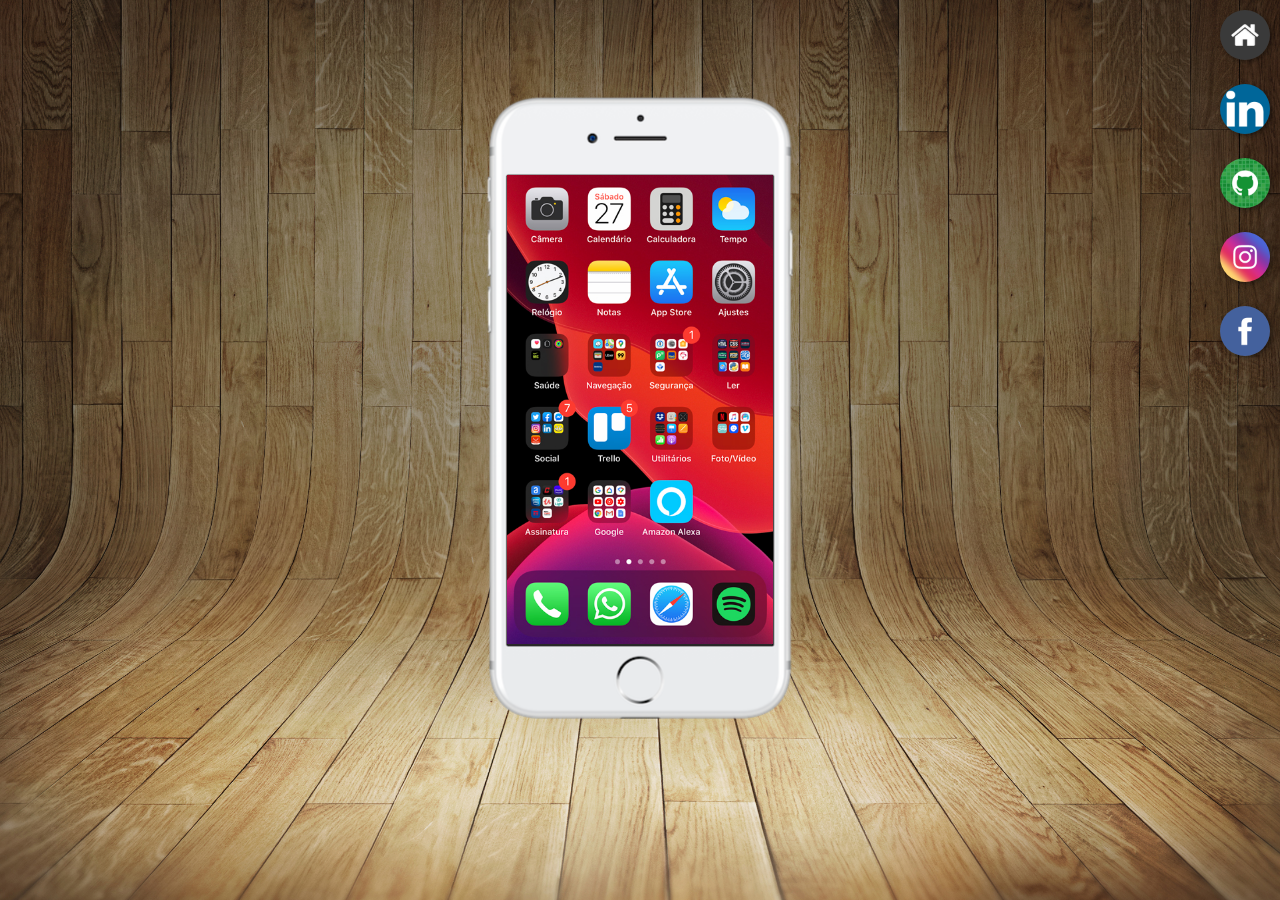
<file: index.html>
<!DOCTYPE html>
<html lang="pt-br">
<head>
    <meta charset="UTF-8">
    <meta http-equiv="X-UA-Compatible" content="IE=edge">
    <meta name="viewport" content="width=device-width, initial-scale=1.0">
    <link rel="shortcut icon" href="favicon.ico" type="image/x-icon">
    <link rel="stylesheet" href="estilos/style.css">
    <title>Projeto Redes Sociais</title>
</head>
<body>
    <div id="img">
        <img src="imagens/frame-iphone.png" alt="Celular Tela">
    </div>
    <div id="iframe">
        <iframe name="frame" src="pages/home.html" frameborder="0">
        </iframe>
    </div>

    <div class="redes">
        <a href="pages/home.html" target="frame"><img src="imagens/logo-home.jpg" alt="Home Botão"></a><br>
        <a href="pages/linkedin.html" target="frame"><img src="imagens/logo-linkedin.png" alt="LinkedIn"></a><br>
        <a href="pages/github.html" target="frame"><img src="imagens/logo-github.jpg" alt="GitHub Botão"></a><br>
        <a href="pages/instagram.html" target="frame"><img src="imagens/logo-instagram.jpg" alt="Instagram Botão"></a><br>
        <a href="pages/facebook.html" target="frame"><img src="imagens/logo-facebook.jpg" alt="Facebook Botão"></a><br>
    </div>
</body>
</html>
</file>
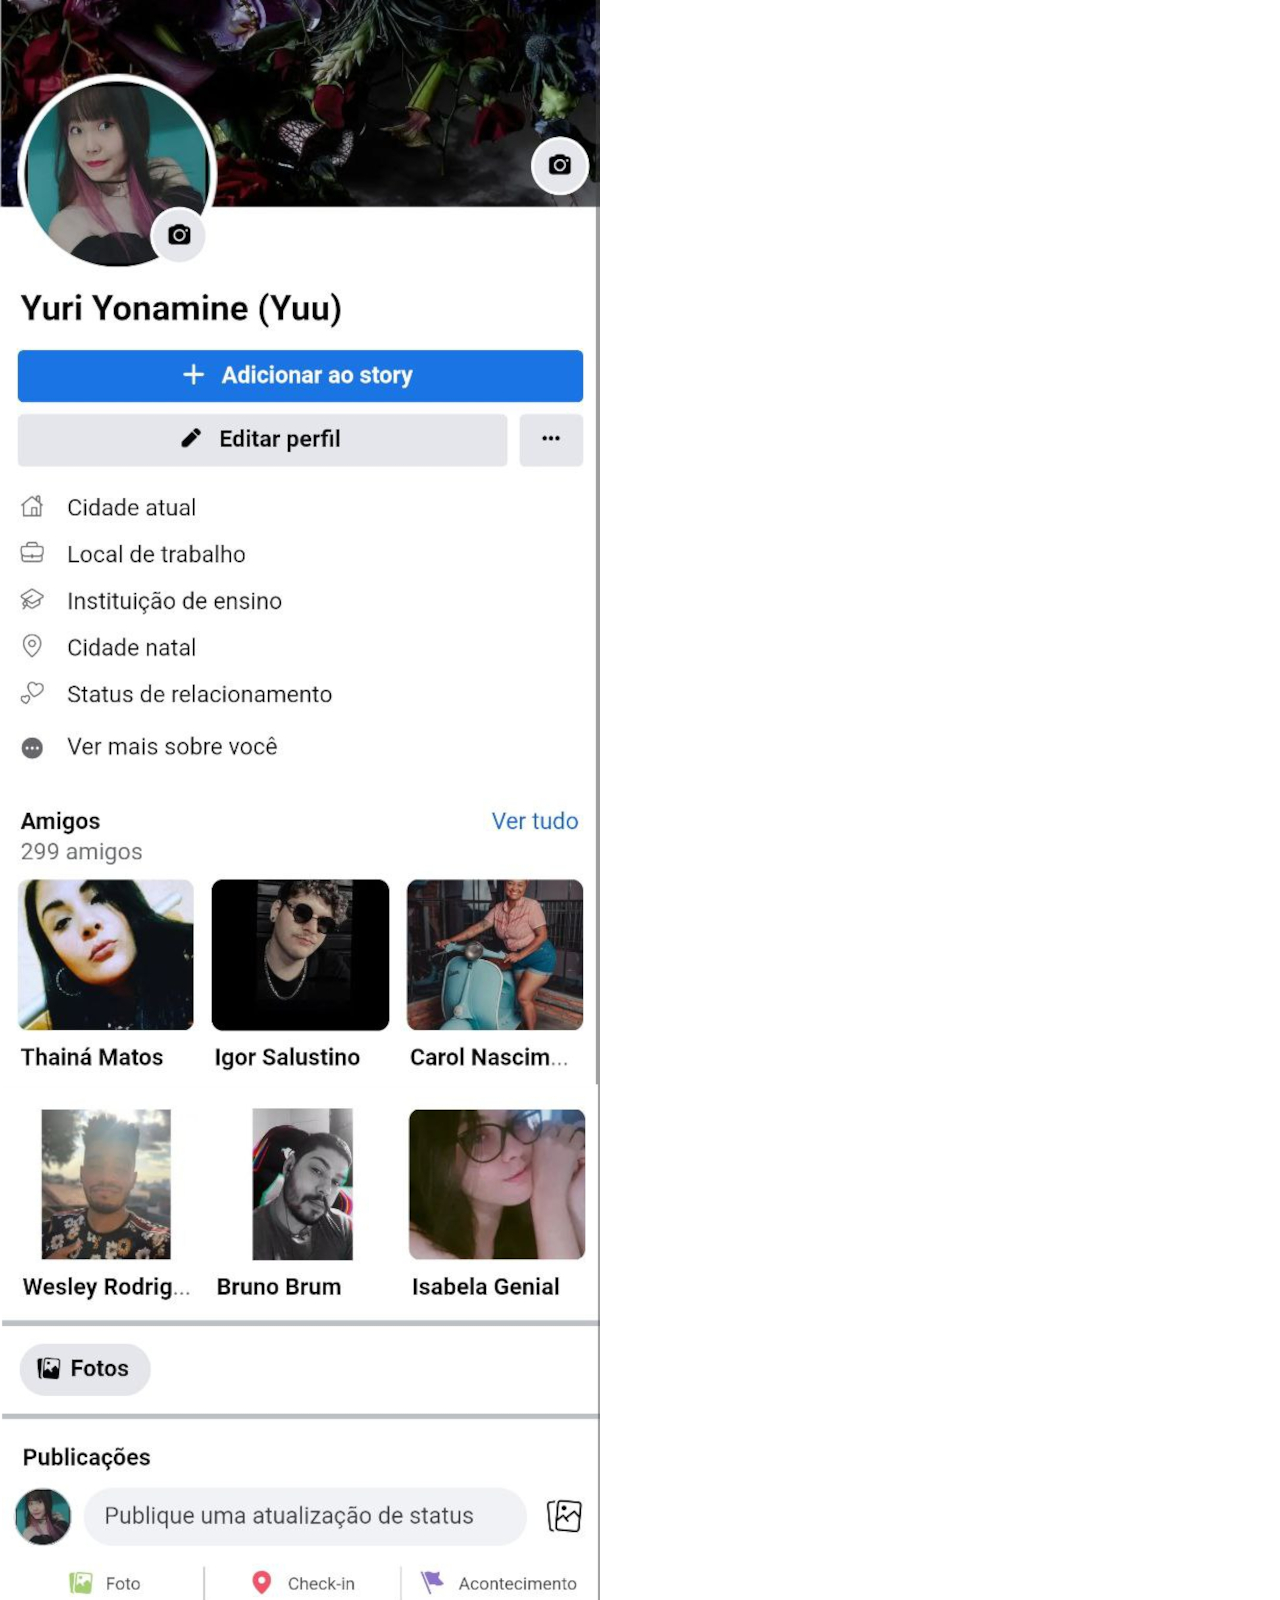
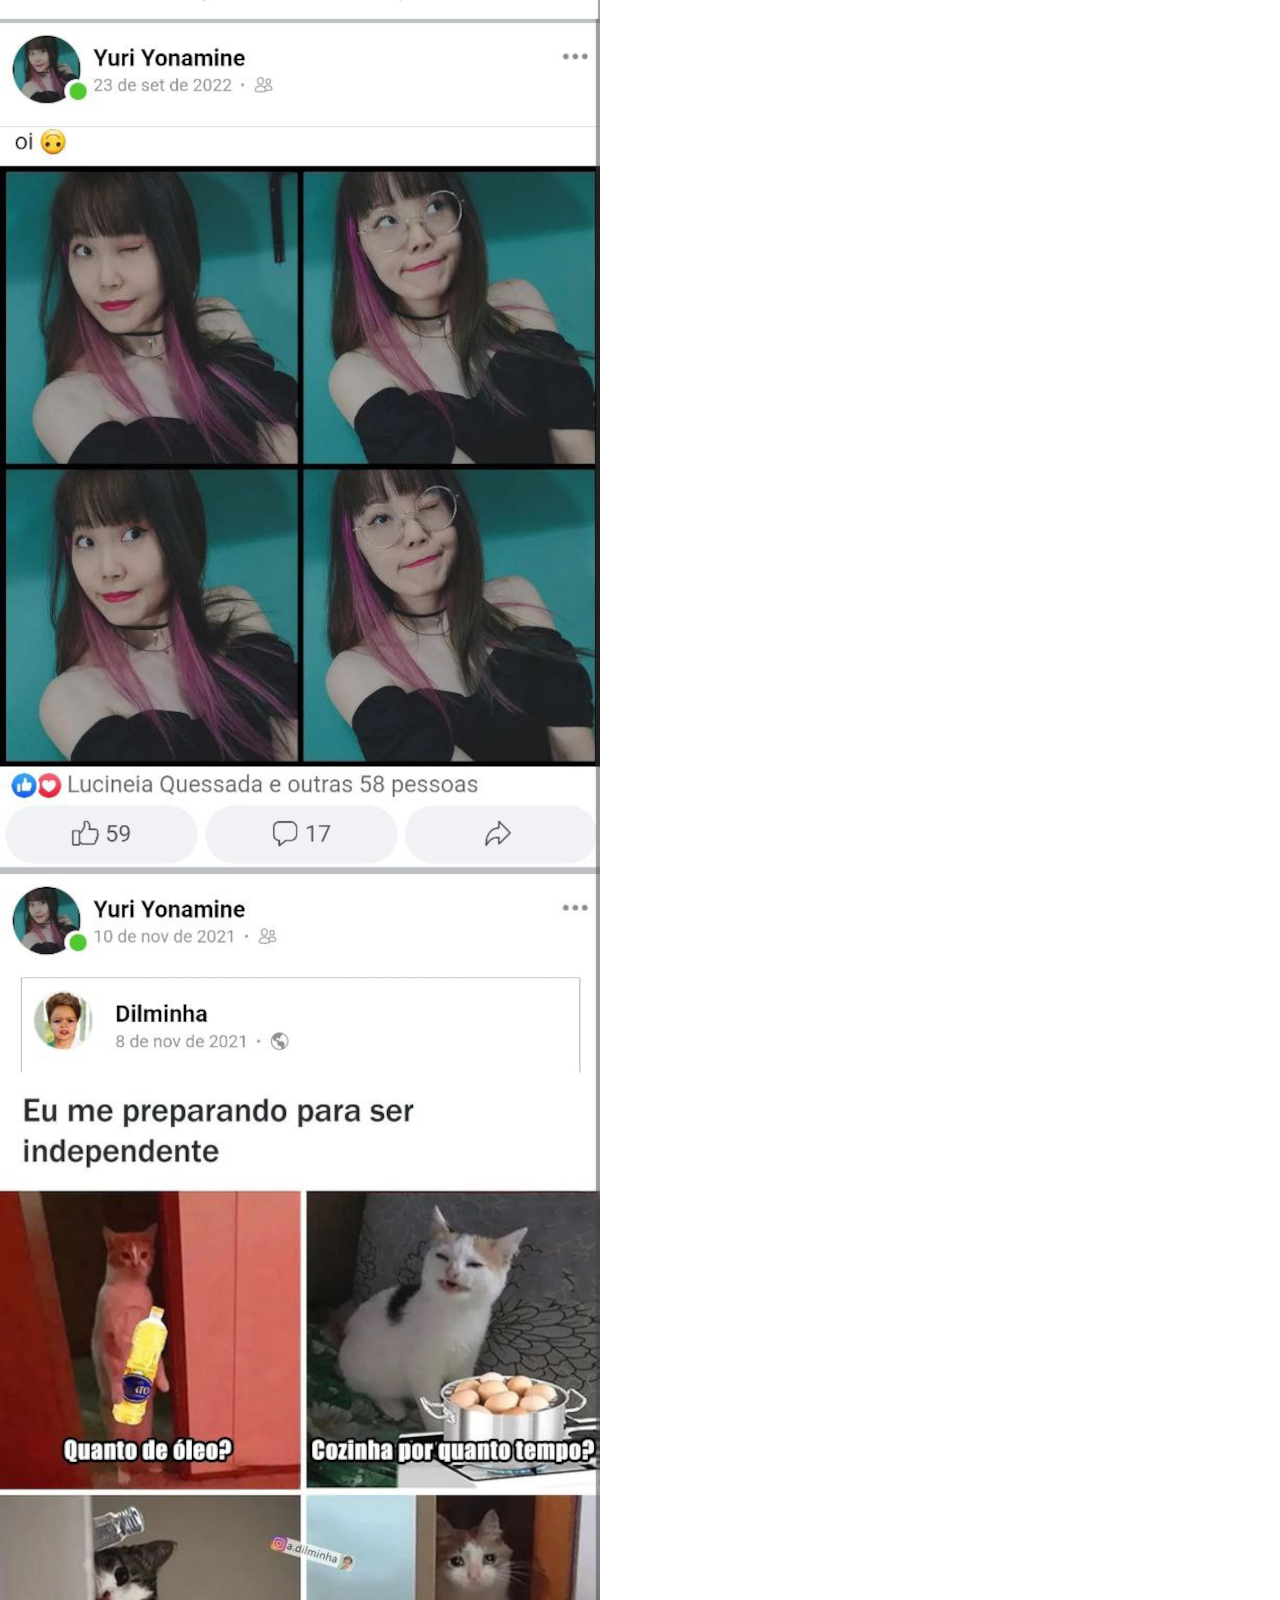
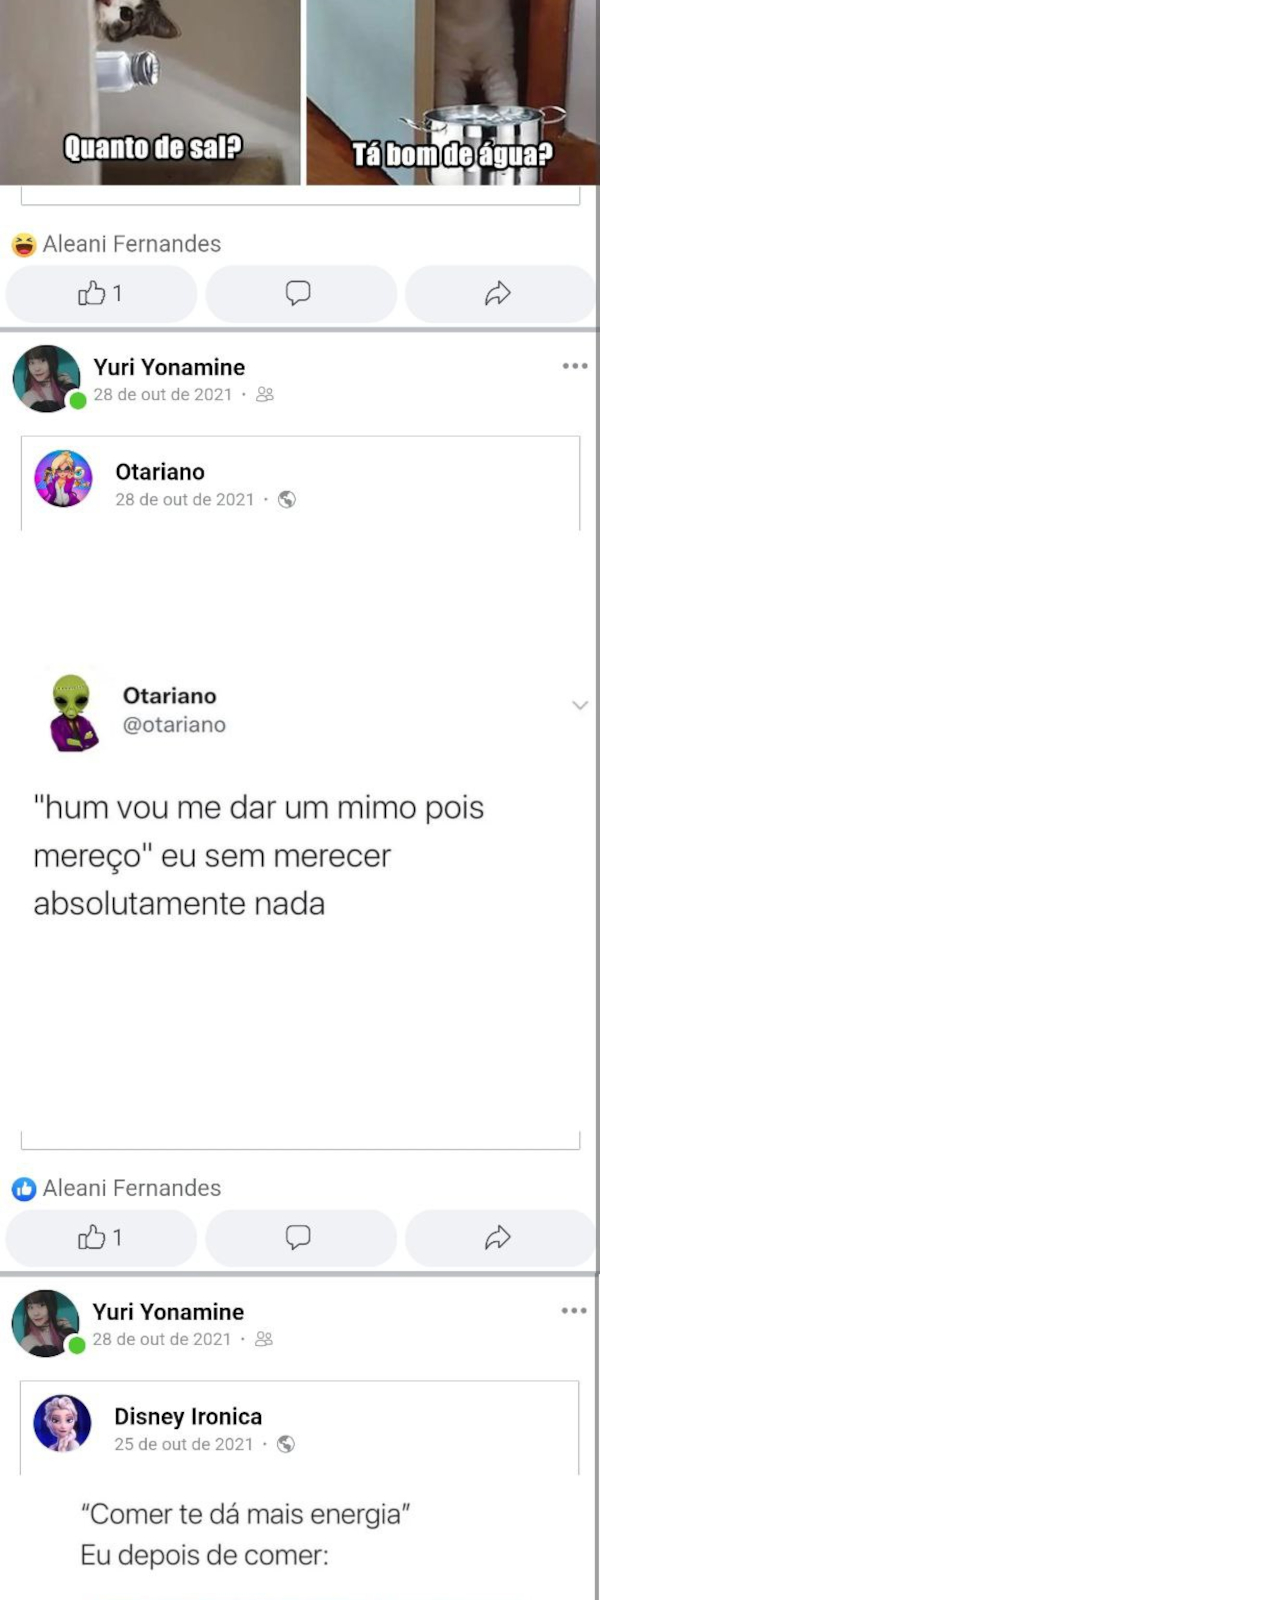
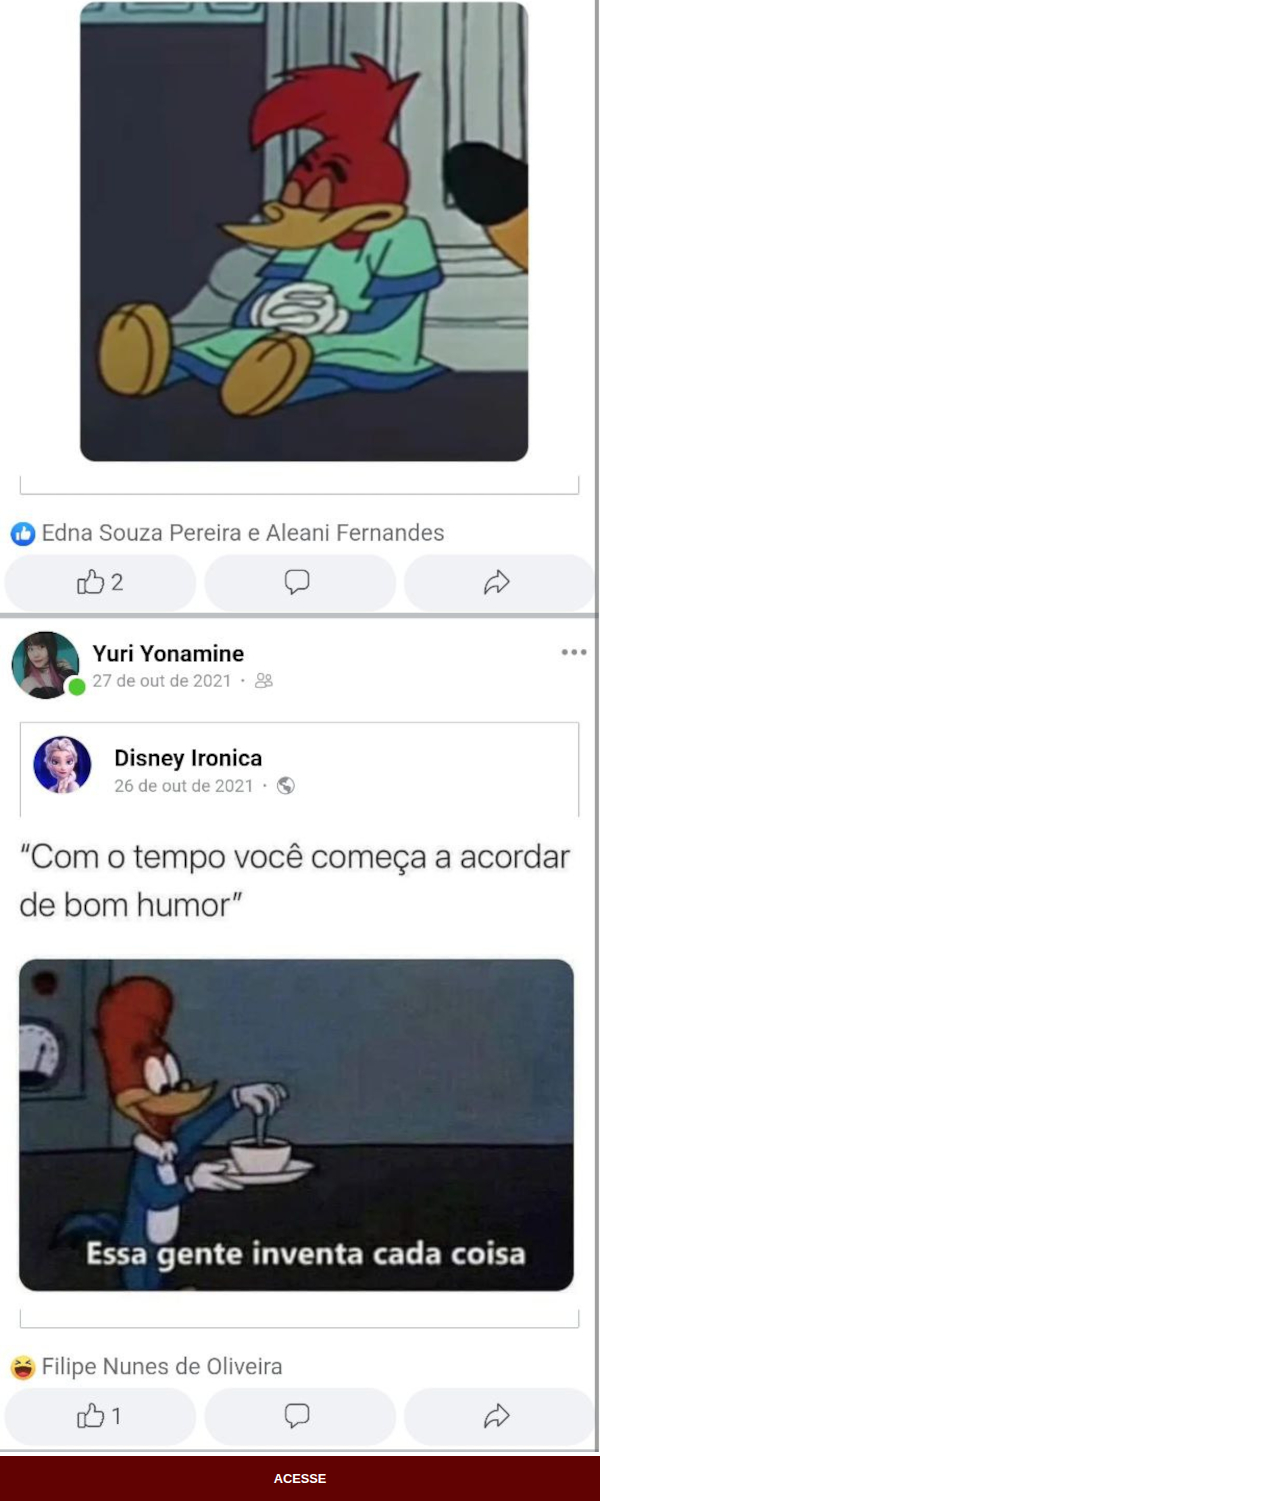
<file: pages/facebook.html>
<!DOCTYPE html>
<html lang="pt-BR">
<head>
    <meta charset="UTF-8">
    <meta http-equiv="X-UA-Compatible" content="IE=edge">
    <meta name="viewport" content="width=device-width, initial-scale=1.0">
    <link rel="stylesheet" href="../estilos/style_home.css">
    <link rel="shortcut icon" href="../favicon.ico" type="image/x-icon">
    <title>Facebook</title>
</head>
<body>
    <img src="../imagens/tela-facebook.jpg" alt="Tela Facebook">
    <footer>
        <a href="https://web.facebook.com/yuu.minew" target="_blank">ACESSE</a>
    </footer>
</body>
</html>
</file>
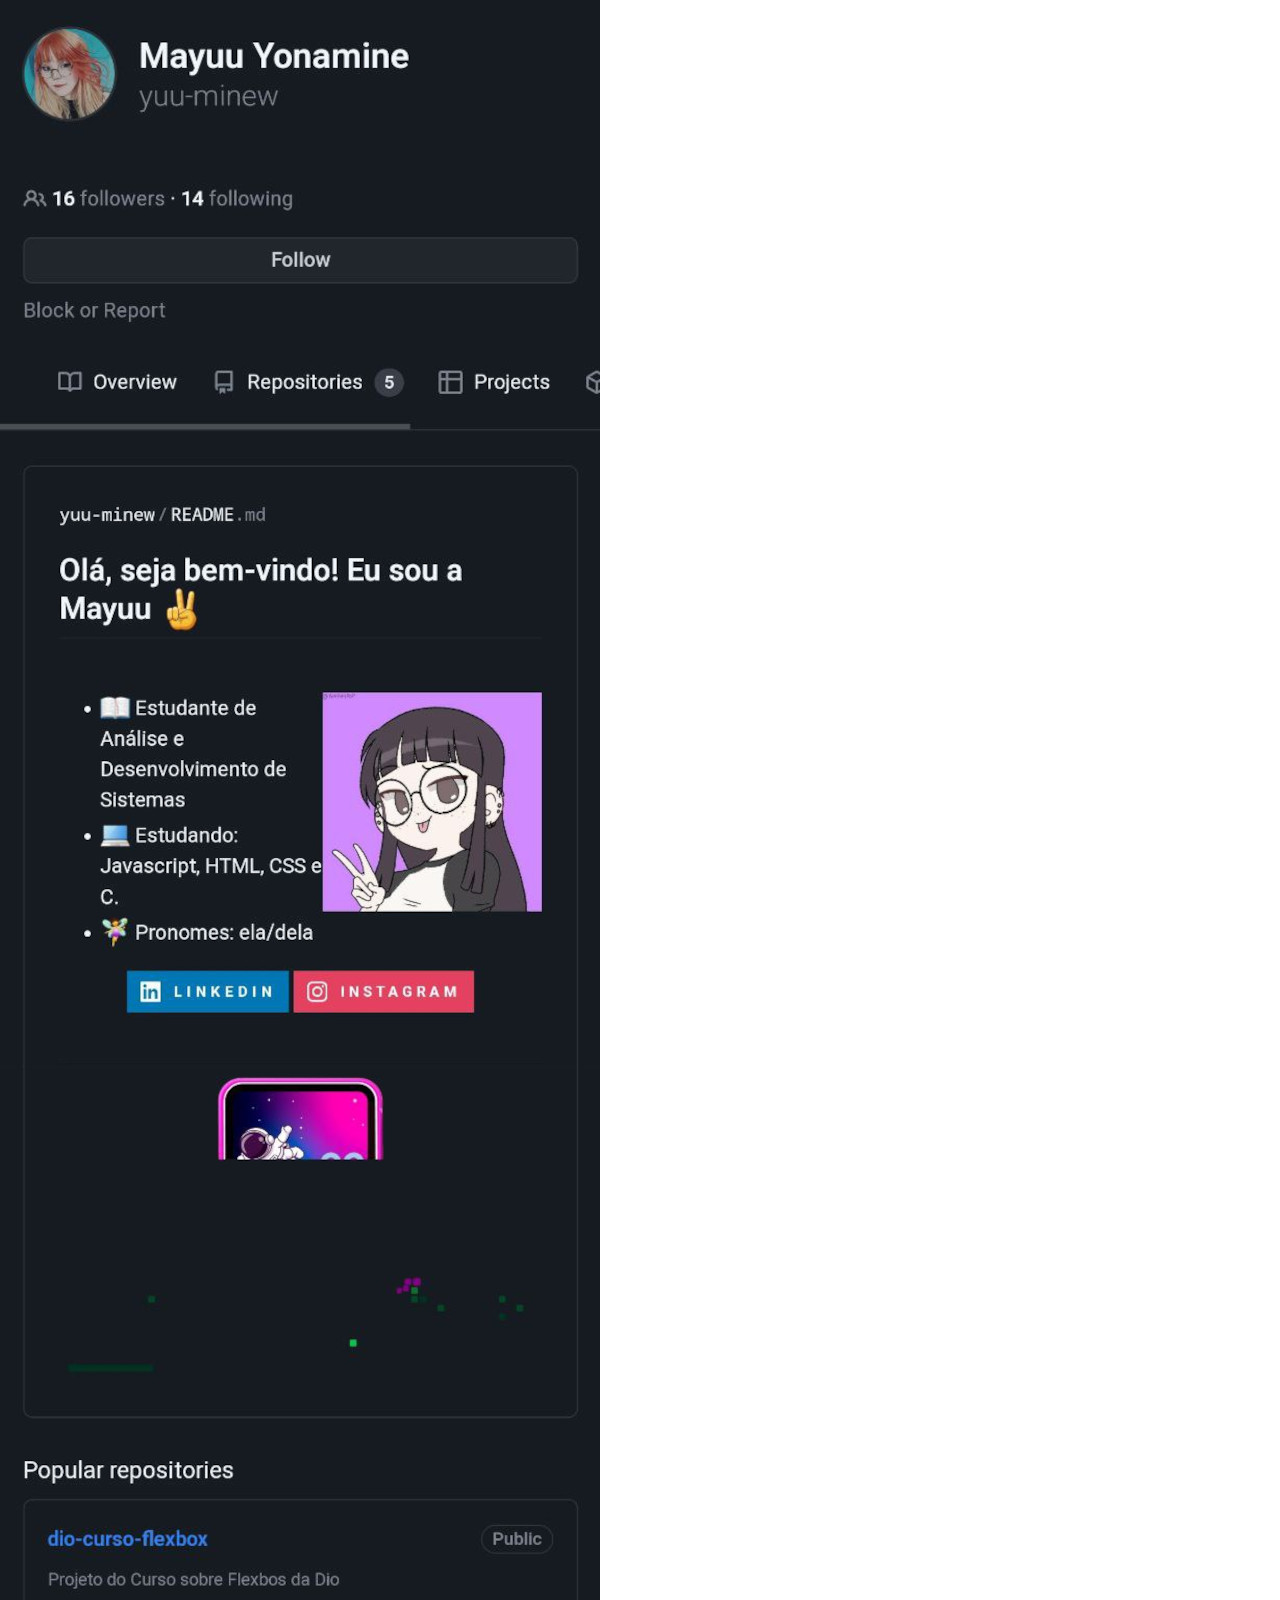
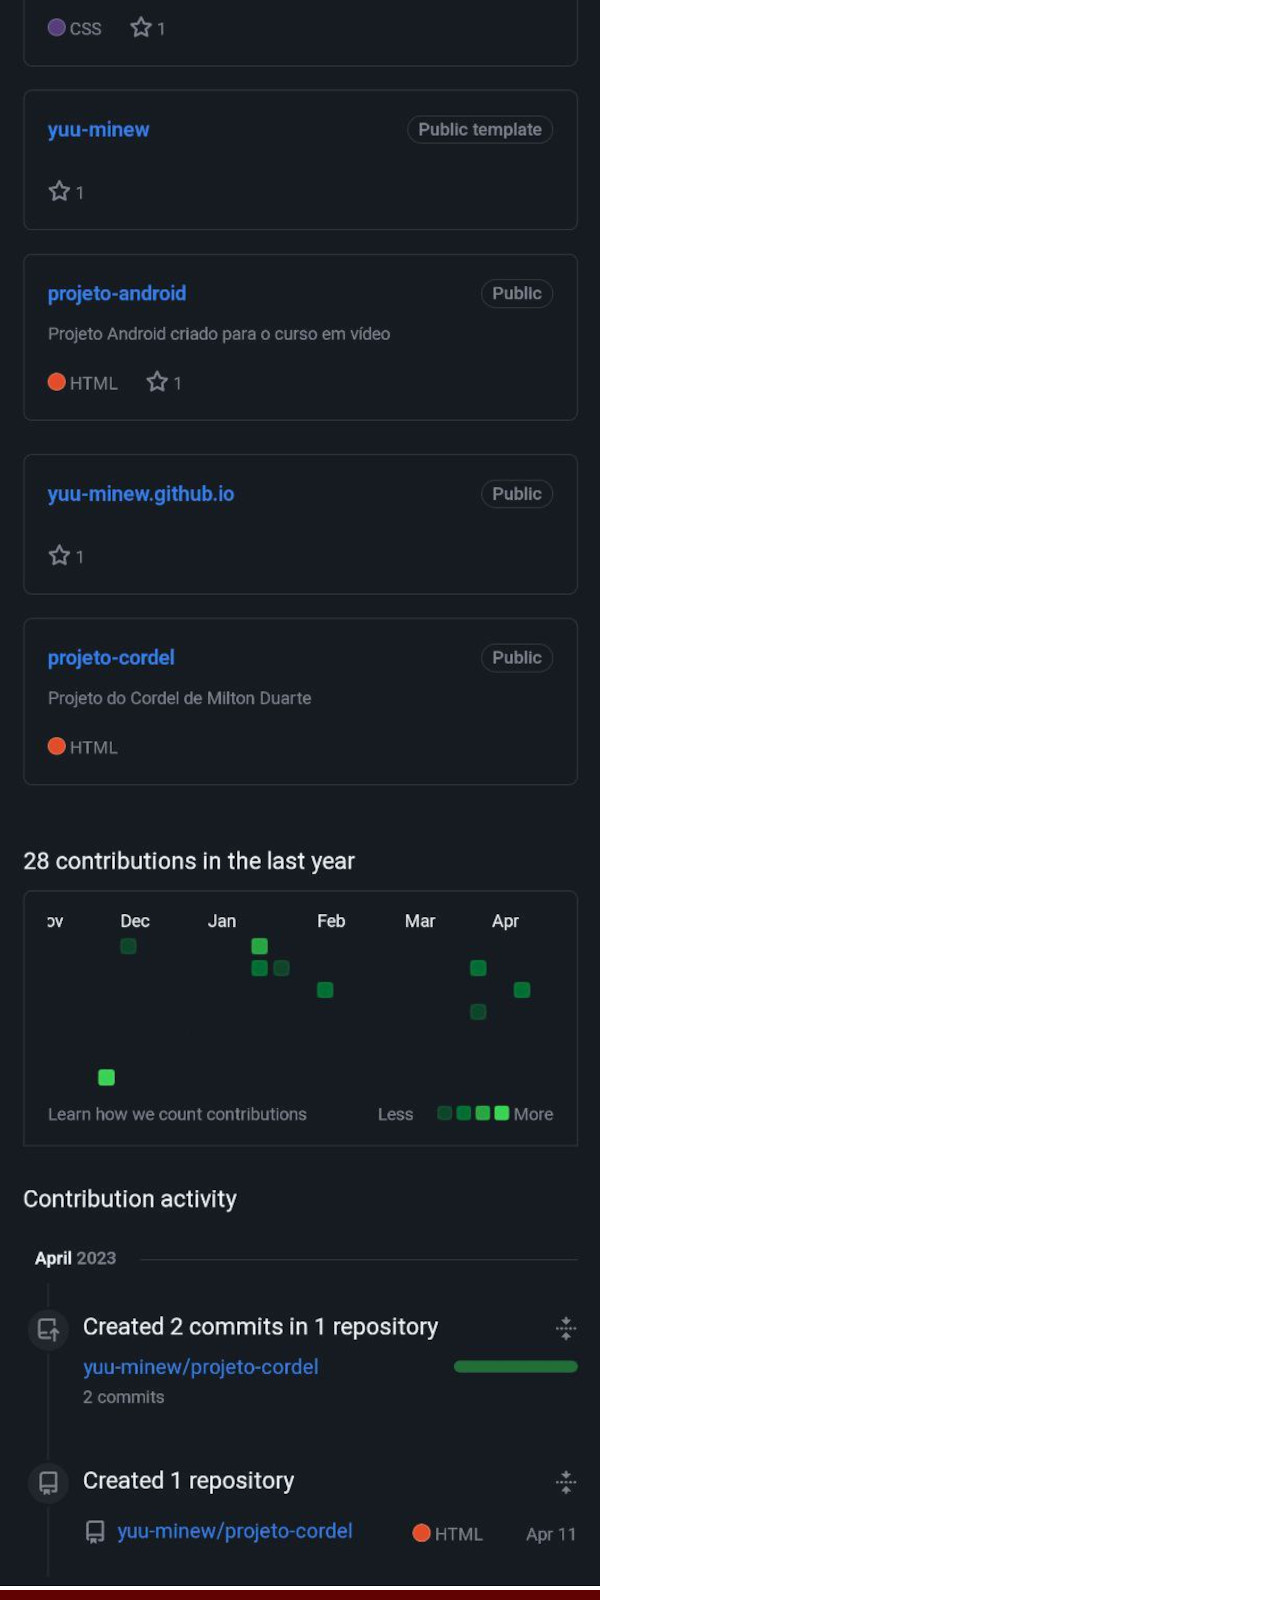
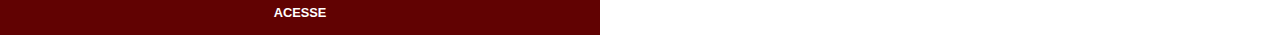
<file: pages/github.html>
<!DOCTYPE html>
<html lang="pt-br">
<head>
    <meta charset="UTF-8">
    <meta http-equiv="X-UA-Compatible" content="IE=edge">
    <meta name="viewport" content="width=device-width, initial-scale=1.0">
    <link rel="shortcut icon" href="../favicon.ico" type="image/x-icon">
    <link rel="stylesheet" href="../estilos/style_home.css">
    <title>Git Hub</title>
</head>
<body>
    <img src="../imagens/tela-github.jpg" alt="Tela Git Hub">
    <footer>
        <a href="https://github.com/yuu-minew" target="_blank">ACESSE</a>
    </footer>
</body>
</html>
</file>
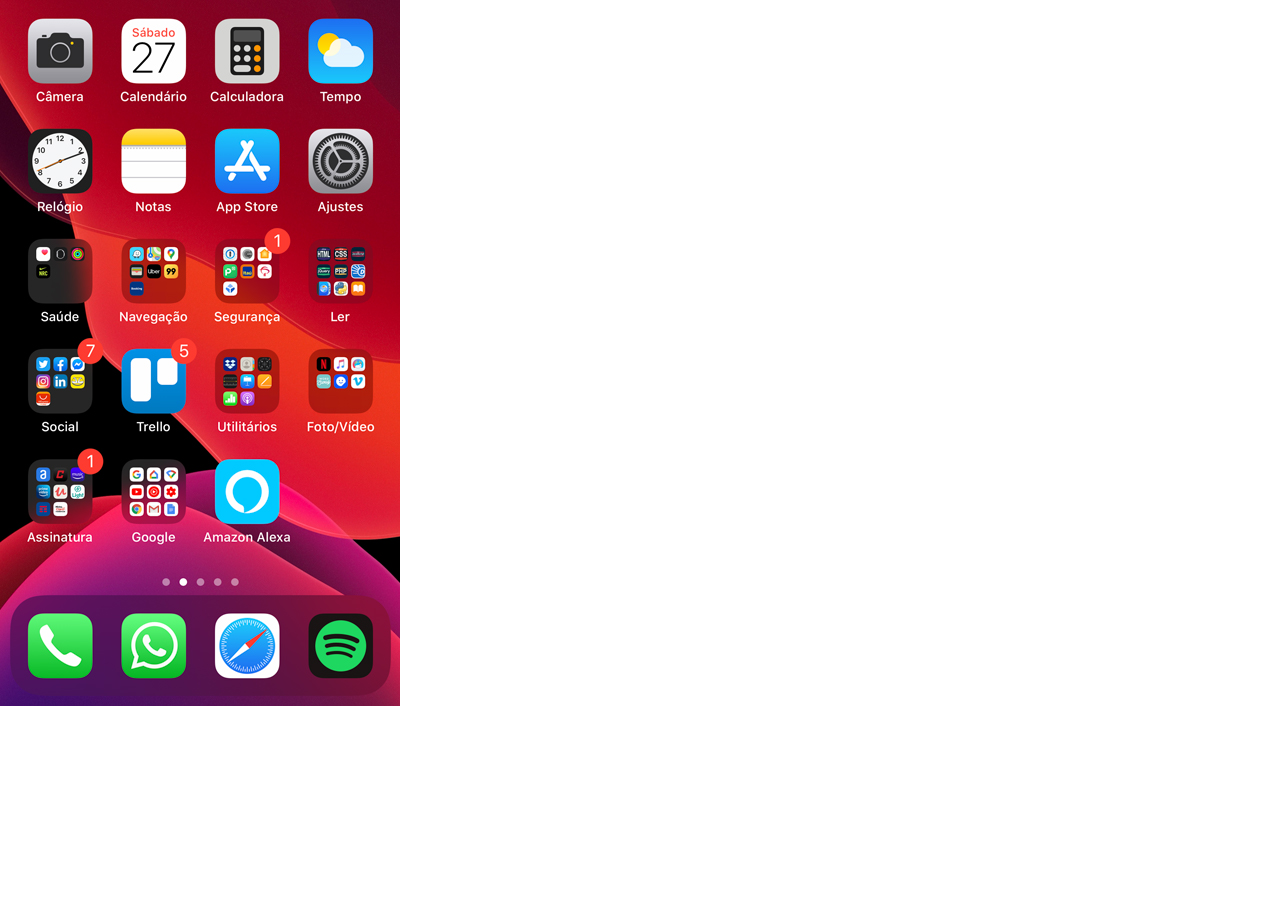
<file: pages/home.html>
<!DOCTYPE html>
<html lang="pt-br">
<head>
    <meta charset="UTF-8">
    <meta http-equiv="X-UA-Compatible" content="IE=edge">
    <meta name="viewport" content="width=device-width, initial-scale=1.0">
    <link rel="shortcut icon" href="../favicon.ico" type="image/x-icon">
    <link rel="stylesheet" href="../estilos/style_home.css">
    <title>Home</title>
</head>
<body>
    <img src="../imagens/tela-home.jpg" alt="Tela Home">
</body>
</html>
</file>
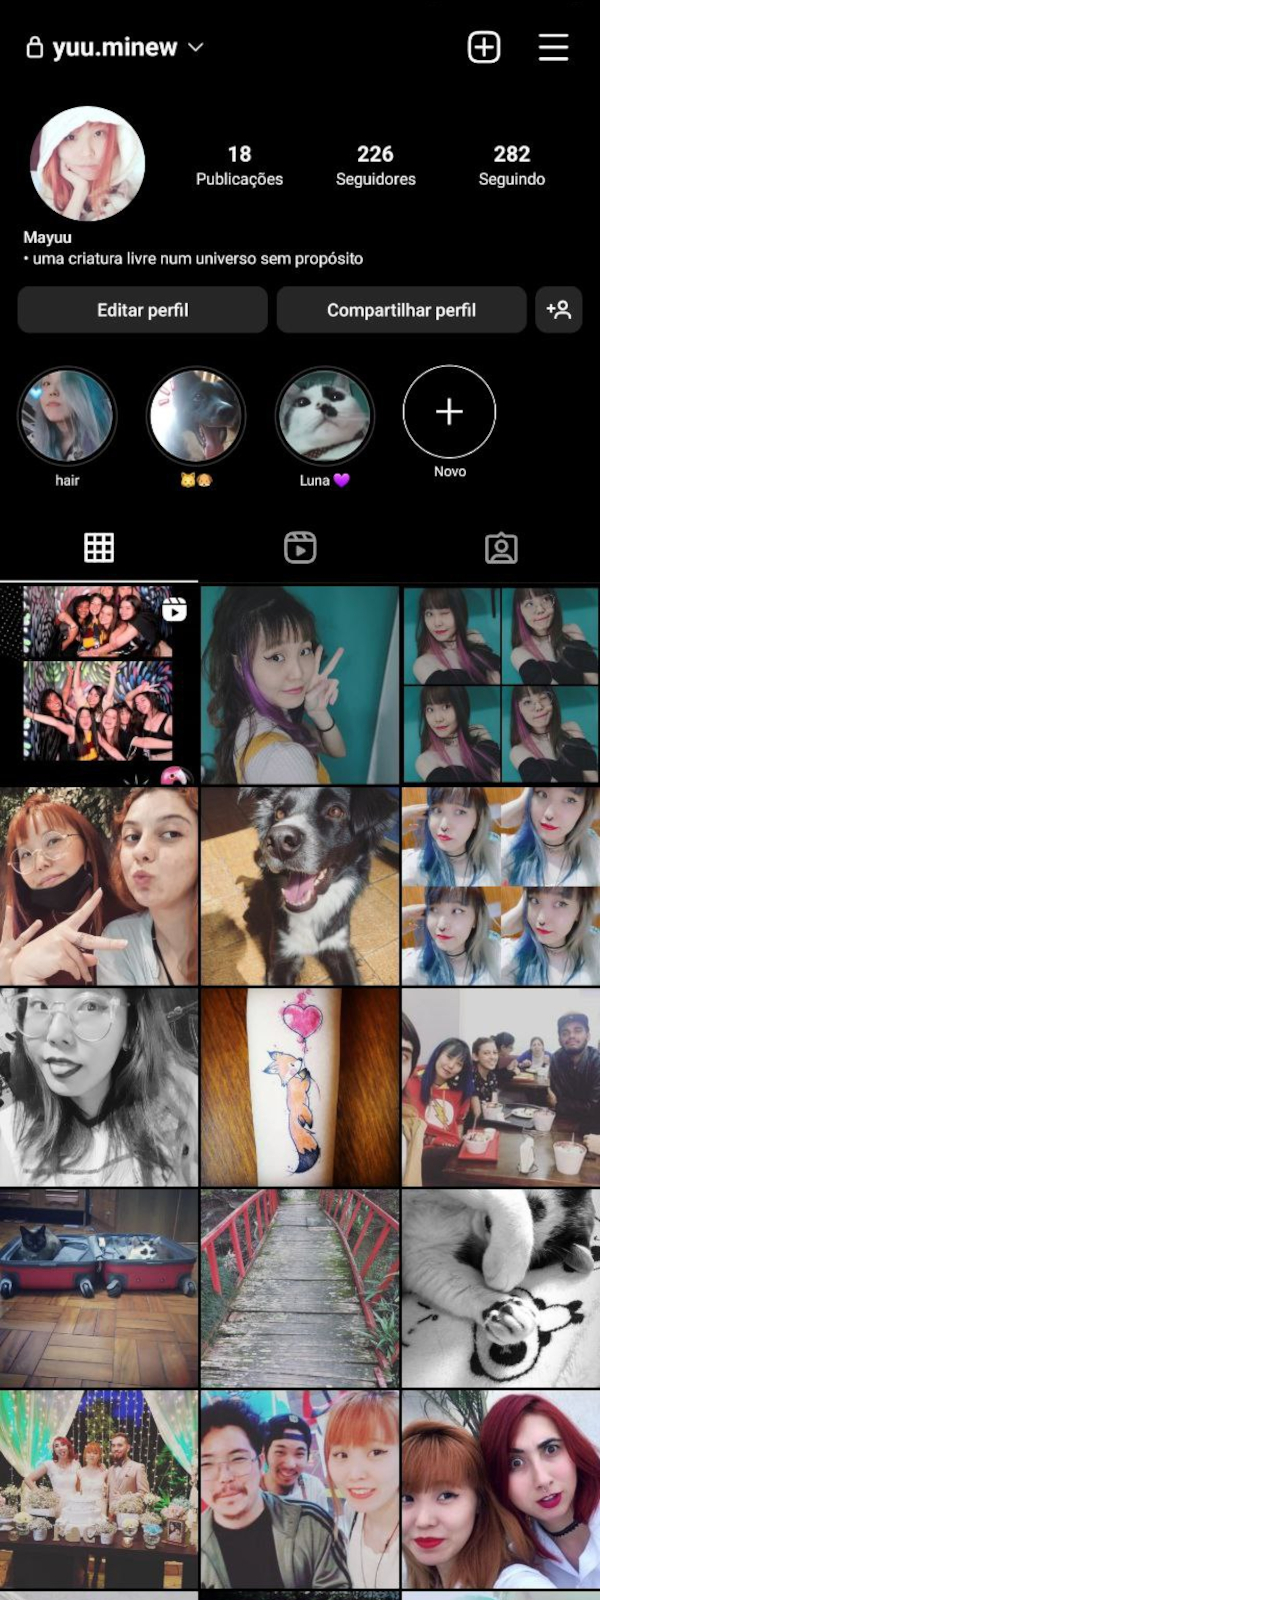
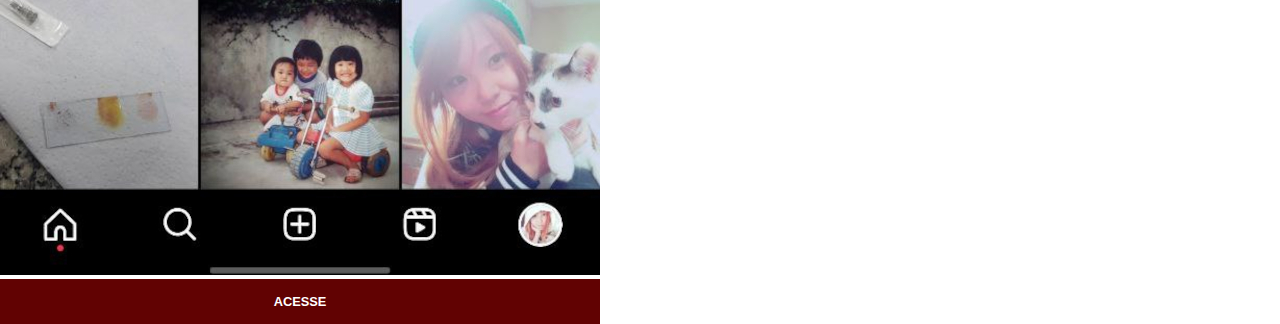
<file: pages/instagram.html>
<!DOCTYPE html>
<html lang="pt-BR">
<head>
    <meta charset="UTF-8">
    <meta http-equiv="X-UA-Compatible" content="IE=edge">
    <meta name="viewport" content="width=device-width, initial-scale=1.0">
    <link rel="shortcut icon" href="../favicon.ico" type="image/x-icon">
    <link rel="stylesheet" href="../estilos/style_home.css">
    <title>Instagram</title>
</head>
<body>
    <img src="../imagens/tela-instagram.jpg" alt="Tela Instagram">
    <footer>
        <a href="https://www.instagram.com/yuu.minew/" target="_blank">ACESSE</a>
    </footer>
</body>
</html>
</file>
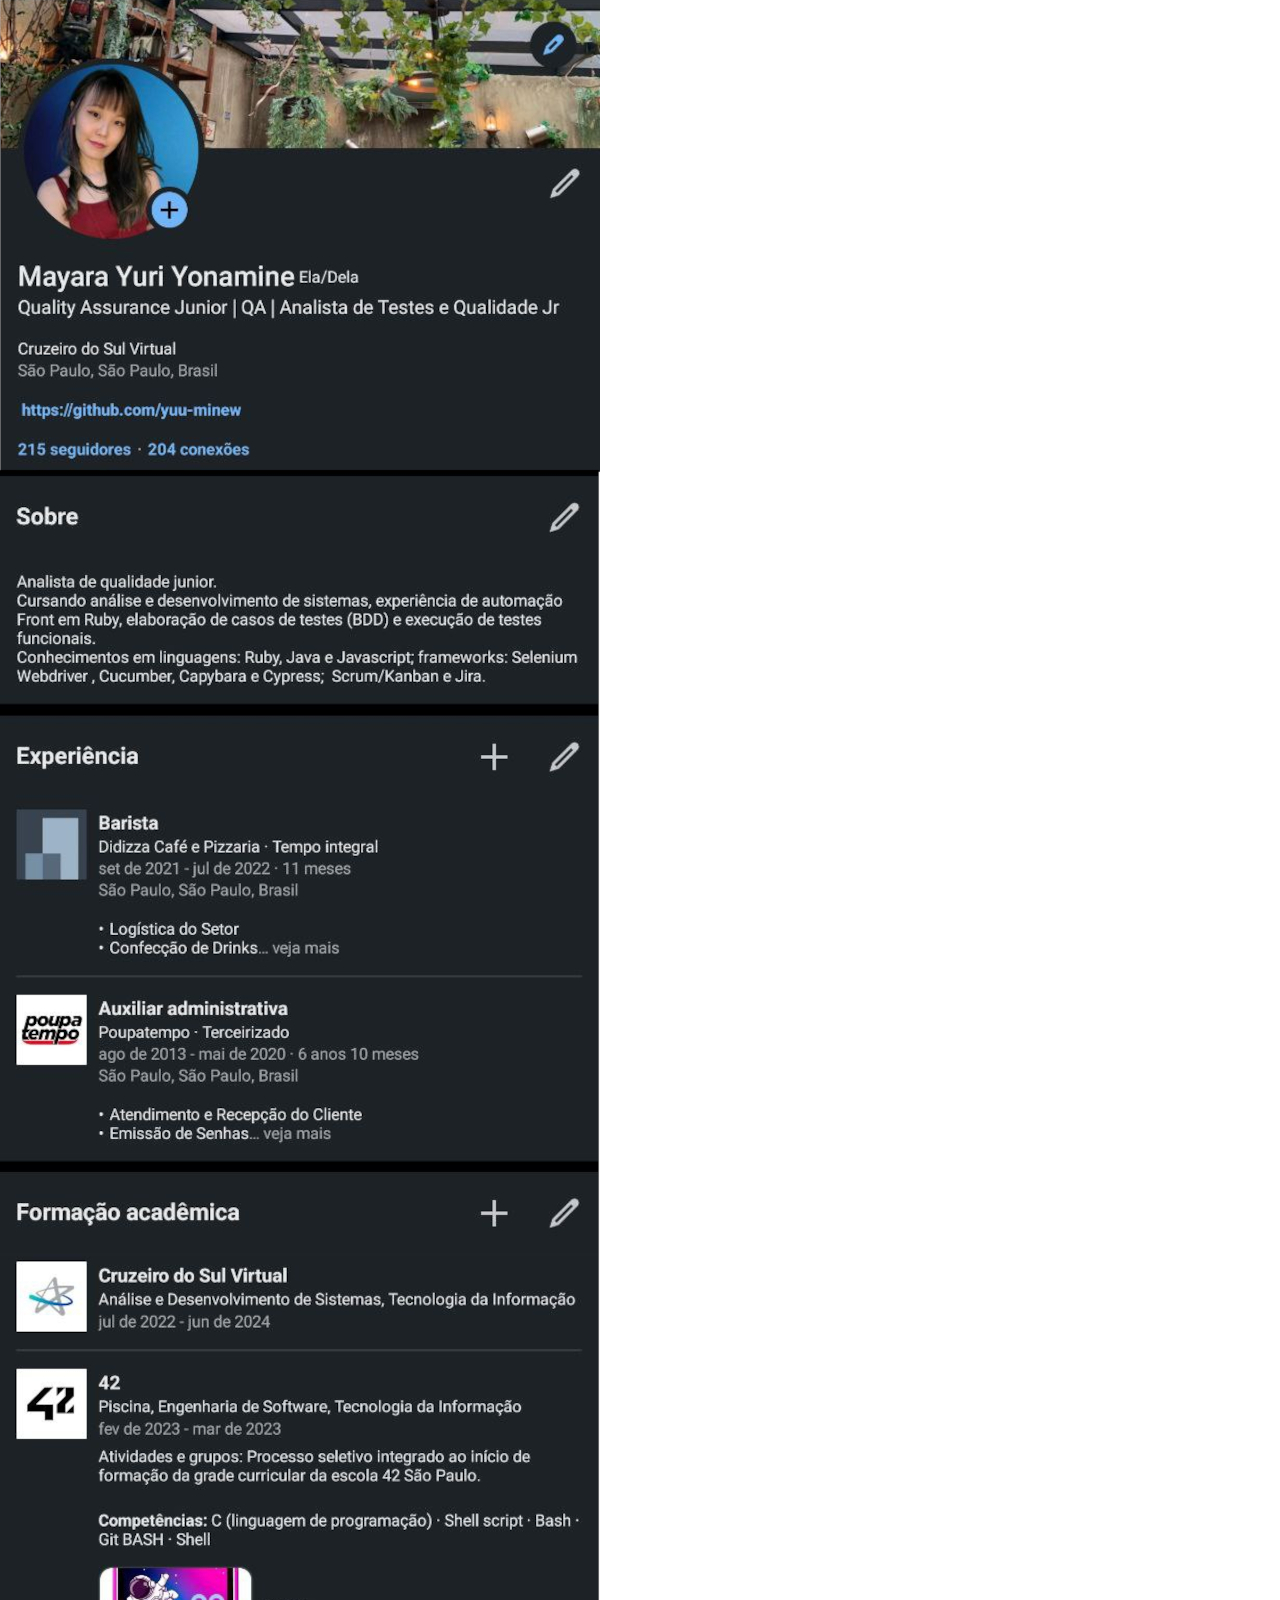
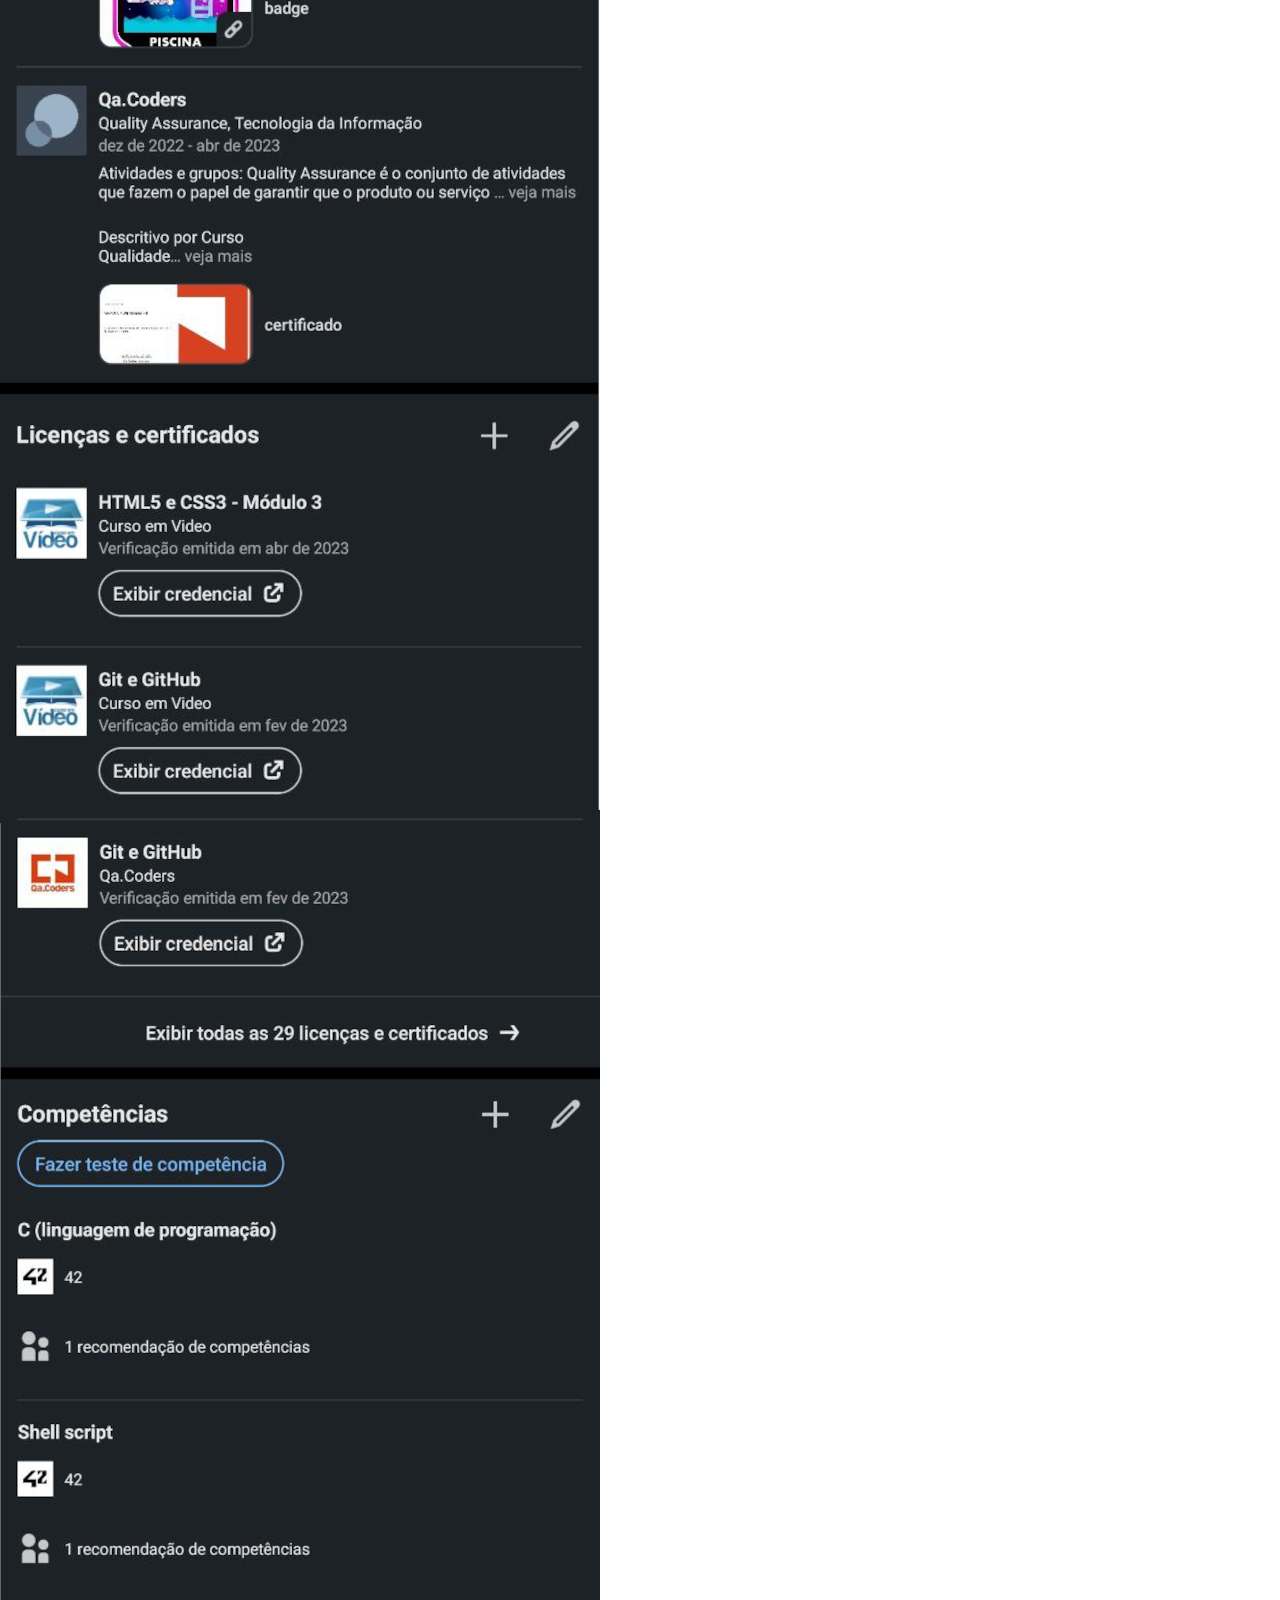
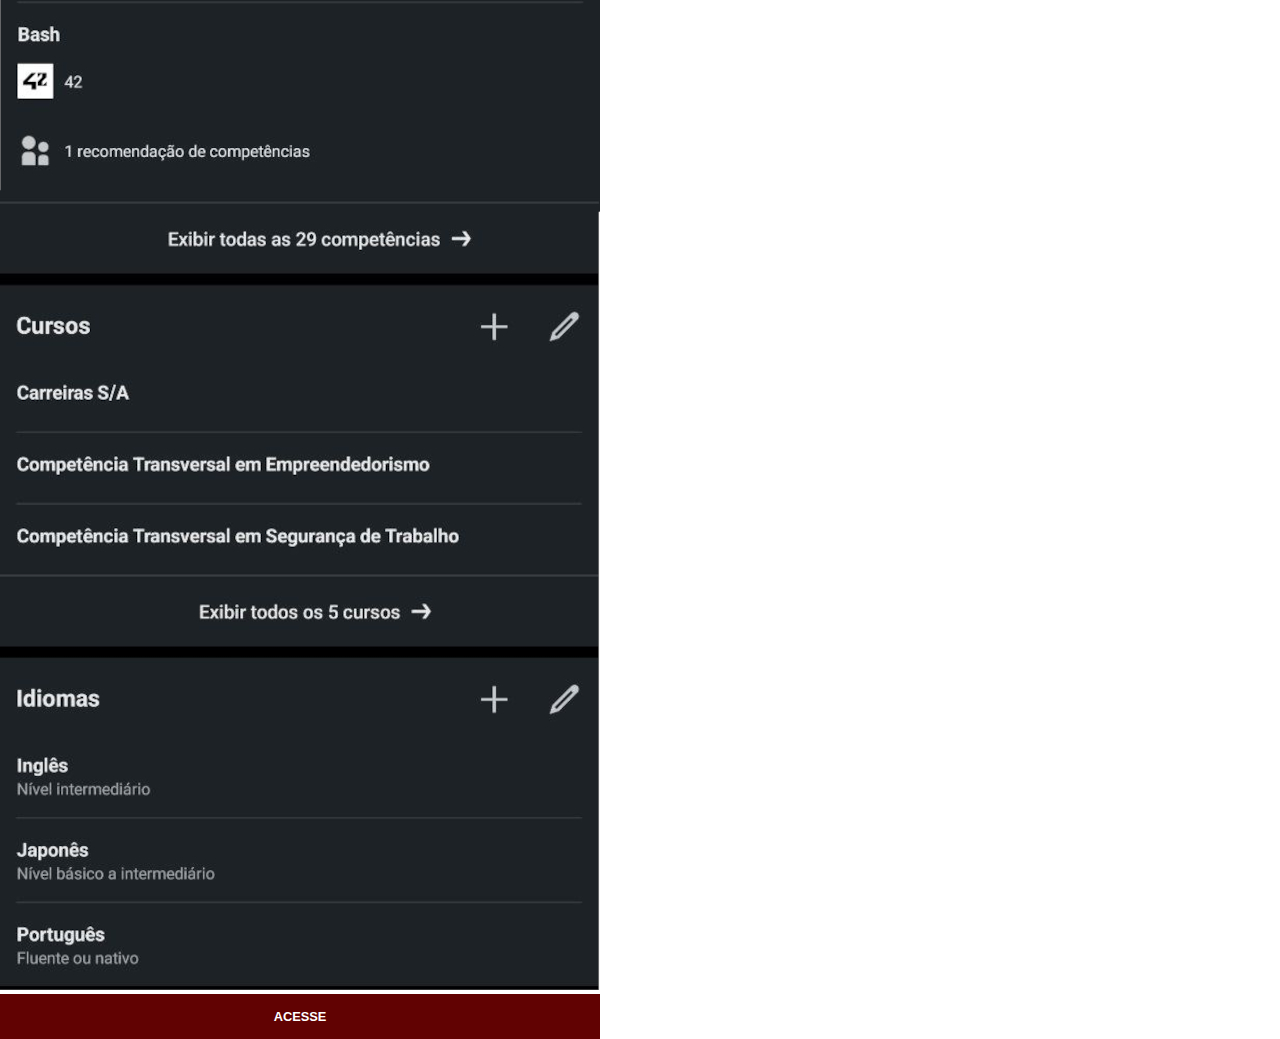
<file: pages/linkedin.html>
<!DOCTYPE html>
<html lang="pt-br">
<head>
    <meta charset="UTF-8">
    <meta http-equiv="X-UA-Compatible" content="IE=edge">
    <meta name="viewport" content="width=device-width, initial-scale=1.0">
    <link rel="shortcut icon" href="../favicon.ico" type="image/x-icon">
    <link rel="stylesheet" href="../estilos/style_home.css">
    <title>Youtube</title>
</head>
<body>
    <img src="../imagens/tela-linkedin.jpg" alt="Tela Linkedin">
    <footer>
        <a href="https://www.linkedin.com/in/yuu-minew/" target="_blank">ACESSE</a>
    </footer>
</body>
</html>
</file>
<file: estilos/style.css>
@charset "UTF-8";

*{
    margin: 0px;
    padding: 0px;
    font-family: Arial, Helvetica, sans-serif;
}

body{
    background-color: black;
    color: white;
    background-image: url(../imagens/fundo-madeira.jpg);
    background-size: cover;
    background-repeat: no-repeat;
    background-position: center center;
    background-attachment: fixed;
}

div{
    position: relative;
}

div#img, div#iframe{
    position: absolute;
    transform: translate(-50%, 15%);
    left: 50%;
    margin: auto;
    display: block;
}

div.redes{
    text-align: right;
}

.redes img{
    width: 50px;
    border-radius: 50px;
    margin: 10px;
    box-shadow: 2px 2px 5px rgba(0, 0, 0, 0.415);
    box-sizing: border-box;
}

.redes img:hover{
    border: 1px solid white;
    transform: translate(-2px, -2px);
    box-shadow: 2px 2px 5px rgba(0, 0, 0, 0.415);
    transition: transfrom .3s, border 1s;
}

iframe{
    position: absolute;
    transform: translate(-50%, 37%);
    left: 50%;
    width: 266px;
    height: 473px;
    display: block;
    margin: auto;
}
</file>
<file: estilos/style_home.css>
@charset "UTF-8";

*{
    margin: 0;
    padding: 0;
}

body{
    position: absolute;
}

::-webkit-scrollbar {
    display: none;
    }

img{
    position: relative;
    width: 100%;
    height: 100%;
}

footer{
    font-family: Arial, Helvetica, sans-serif;
    text-align: center;
    background-color: rgb(97, 2, 2);
}


footer > a{
    font-weight: bold;
    font-size: 0.8em;
    text-decoration: none;
    color: white;
    display: block;
    padding: 15px 0px;
}

footer > a:hover{
    background-color: rgb(192, 2, 2);
}
</file>
